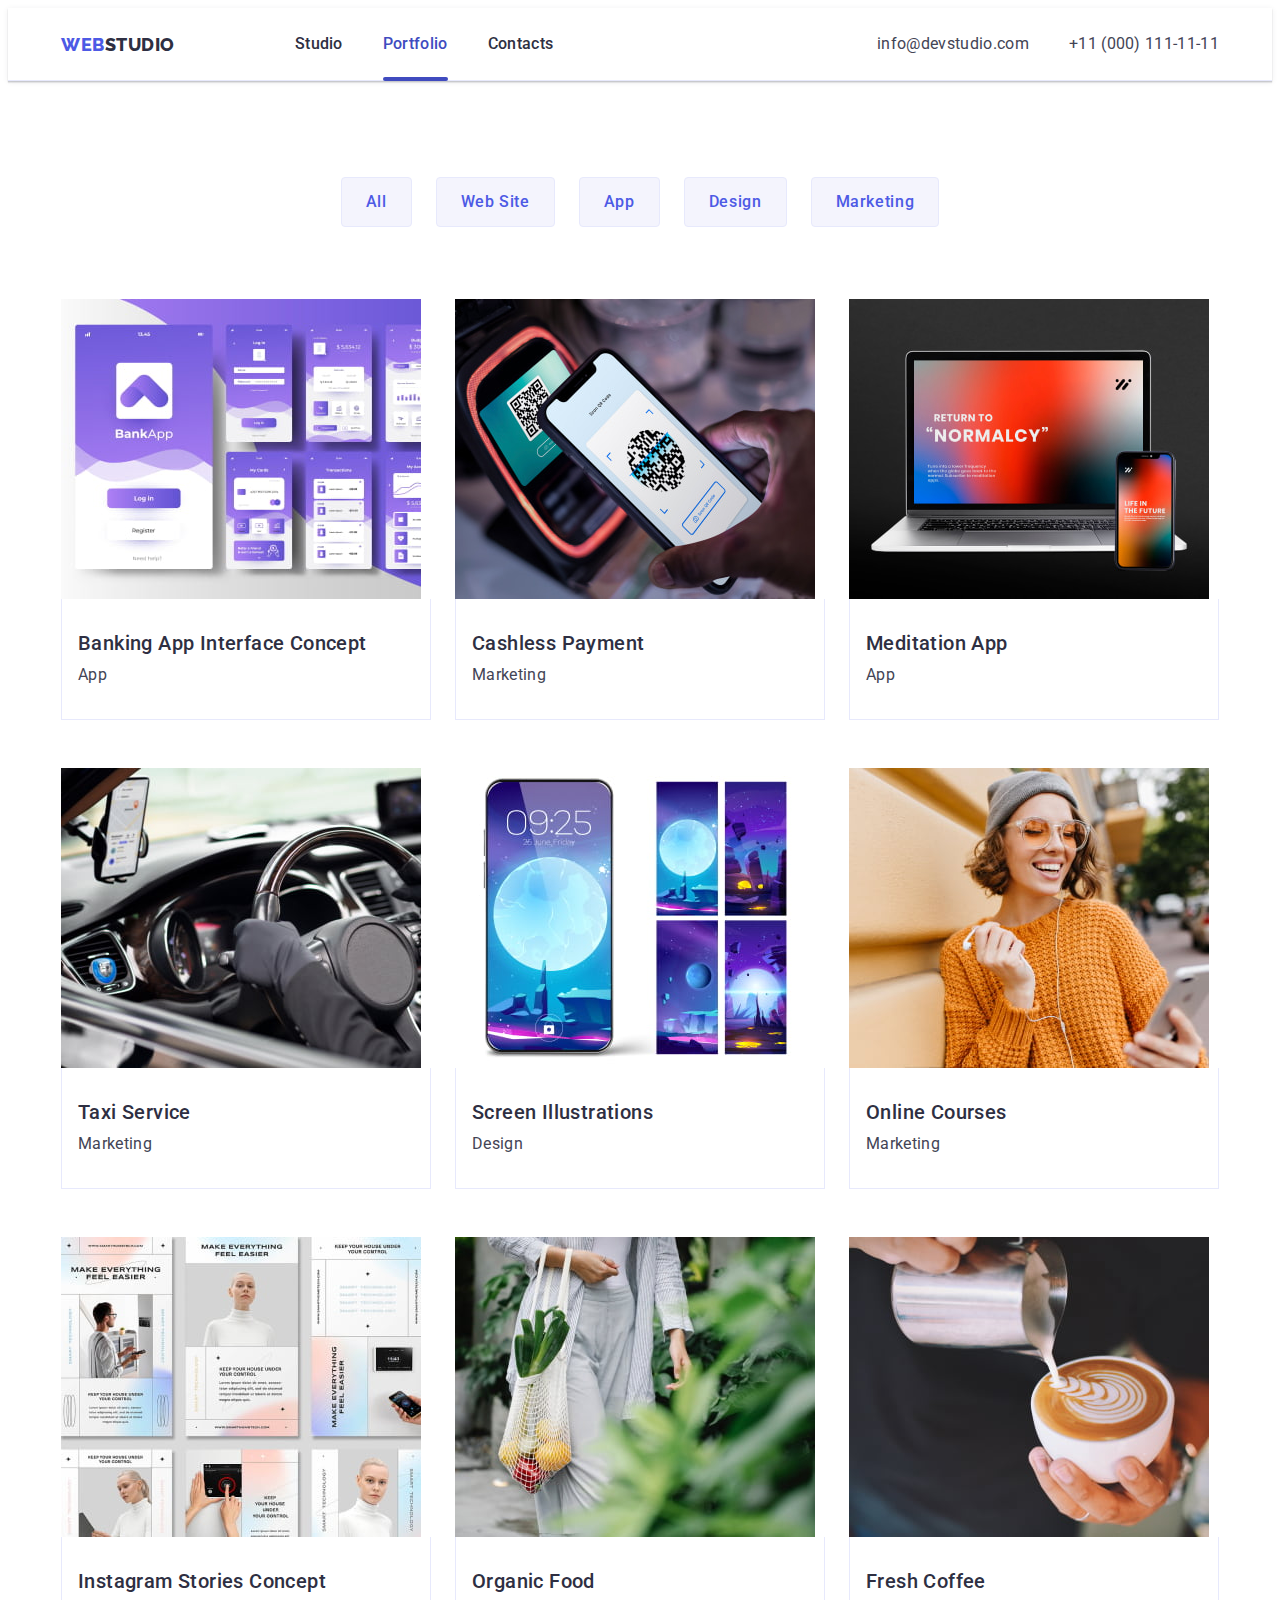
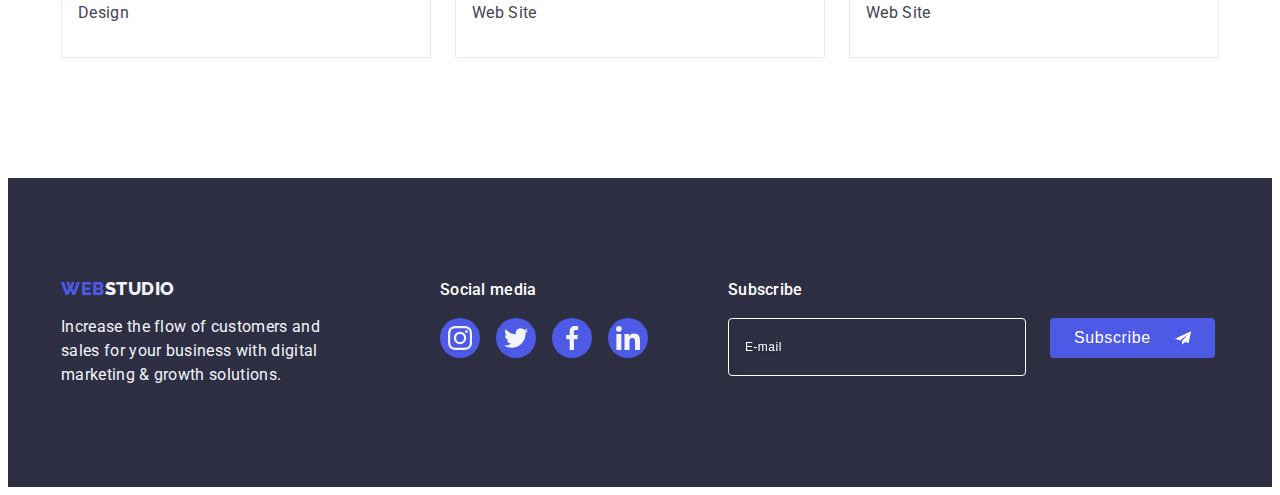
<file: portfolio.html>
<!DOCTYPE html>
<html lang="en">
  <head>
    <meta charset="UTF-8" />
    <meta http-equiv="X-UA-Compatible" content="IE=edge" />
    <meta name="viewport" content="width=device-width, initial-scale=1.0" />
    <link rel="preconnect" href="https://fonts.googleapis.com" />
    <link rel="preconnect" href="https://fonts.gstatic.com" crossorigin />
    <link
      href="https://fonts.googleapis.com/css2?family=Raleway:wght@800&family=Roboto:wght@400;500;700&display=swap"
      rel="stylesheet"
    />
    <title>Портфоліо</title>
    <link
      rel="stylesheet"
      href="https://cdnjs.cloudflare.com/ajax/libs/modern-normalize/2.0.0/modern-normalize.min.css"
      integrity="sha512-4xo8blKMVCiXpTaLzQSLSw3KFOVPWhm/TRtuPVc4WG6kUgjH6J03IBuG7JZPkcWMxJ5huwaBpOpnwYElP/m6wg=="
      crossorigin="anonymous"
      referrerpolicy="no-referrer"
    />
    <link rel="stylesheet" href="./css/styles.css" />
  </head>
  <body>
    <header class="header">
      <div class="container header-container">
        <nav class="header-navigation">
          <a class="header-logo link" href="./index.html"
            >Web<span class="logo">Studio</span></a
          >
          <ul class="header-menu list">
            <li class="header-menu-item">
              <a
                class="header-menu-link link"
                href="./index.html"
                target="_blank"
                >Studio</a
              >
            </li>
            <li class="header-menu-item">
              <a
                class="header-menu-link link current"
                href="./portfolio.html"
                target="_blank"
                >Portfolio</a
              >
            </li>
            <li class="header-menu-item">
              <a class="header-menu-link link" href="" target="_blank"
                >Contacts</a
              >
            </li>
          </ul>
        </nav>
        <address class="address">
          <ul class="address-menu list">
            <li>
              <a class="address-menu-link link" href="mailto:info@devstudio.com"
                >info@devstudio.com</a
              >
            </li>
            <li>
              <a class="address-menu-link link" href="tel:+110001111111"
                >+11 (000) 111-11-11</a
              >
            </li>
          </ul>
        </address>
      </div>
    </header>
    <main>
      <section class="portfolio-section">
        <div class="container">
          <h1 class="visually-hidden">Portfolio button</h1>
          <ul class="portfolio-button-list list">
            <li class="portfolio-button-item">
              <button class="portfolio-button-link" type="button">All</button>
            </li>
            <li class="portfolio-button-item">
              <button class="portfolio-button-link" type="button">
                Web Site
              </button>
            </li>
            <li class="portfolio-button-item">
              <button class="portfolio-button-link" type="button">App</button>
            </li>
            <li class="portfolio-button-item">
              <button class="portfolio-button-link" type="button">
                Design
              </button>
            </li>
            <li class="portfolio-button-item">
              <button class="portfolio-button-link" type="button">
                Marketing
              </button>
            </li>
          </ul>
          <ul class="features-list list">
            <li class="features-item">
              <a href="" class="features-link link">
                <div class="features-cover-block">
                  <img
                    class="features-item-photo"
                    src="./images/portfolio/bank.jpg"
                    alt="App"
                    width="360"
                  />
                  <p class="features-cover-text">
                    14 Stylish and User-Friendly App Design Concepts · Task
                    Manager App · Calorie Tracker App · Exotic Fruit Ecommerce
                    App · Cloud Storage App
                  </p>
                </div>
                <div class="features-container">
                  <h2 class="features-title">Banking App Interface Concept</h2>
                  <p class="features-text">App</p>
                </div>
              </a>
            </li>
            <li class="features-item">
              <a href="" class="features-link link">
                <div class="features-cover-block">
                  <img
                    class="features-item-photo"
                    src="./images/portfolio/payment.jpg"
                    alt="Payment"
                    width="360"
                  />
                  <p class="features-cover-text">
                    14 Stylish and User-Friendly App Design Concepts · Task
                    Manager App · Calorie Tracker App · Exotic Fruit Ecommerce
                    App · Cloud Storage App
                  </p>
                </div>
                <div class="features-container">
                  <h2 class="features-title">Cashless Payment</h2>
                  <p class="features-text">Marketing</p>
                </div>
              </a>
            </li>
            <li class="features-item">
              <a href="" class="features-link link">
                <div class="features-cover-block">
                  <img
                    class="features-item-photo"
                    src="./images/portfolio/meditation.jpg"
                    alt="App"
                    width="360"
                  />
                  <p class="features-cover-text">
                    14 Stylish and User-Friendly App Design Concepts · Task
                    Manager App · Calorie Tracker App · Exotic Fruit Ecommerce
                    App · Cloud Storage App
                  </p>
                </div>
                <div class="features-container">
                  <h2 class="features-title">Meditation App</h2>
                  <p class="features-text">App</p>
                </div>
              </a>
            </li>
            <li class="features-item">
              <a href="" class="features-link link">
                <div class="features-cover-block">
                  <img
                    class="features-item-photo"
                    src="./images/portfolio/taxi.jpg"
                    alt="Service"
                    width="360"
                  />
                  <p class="features-cover-text">
                    14 Stylish and User-Friendly App Design Concepts · Task
                    Manager App · Calorie Tracker App · Exotic Fruit Ecommerce
                    App · Cloud Storage App
                  </p>
                </div>
                <div class="features-container">
                  <h2 class="features-title">Taxi Service</h2>
                  <p class="features-text">Marketing</p>
                </div>
              </a>
            </li>
            <li class="features-item">
              <a href="" class="features-link link">
                <div class="features-cover-block">
                  <img
                    class="features-item-photo"
                    src="./images/portfolio/illustrations.jpg"
                    alt="Illustrations"
                    width="360"
                  />
                  <p class="features-cover-text">
                    14 Stylish and User-Friendly App Design Concepts · Task
                    Manager App · Calorie Tracker App · Exotic Fruit Ecommerce
                    App · Cloud Storage App
                  </p>
                </div>
                <div class="features-container">
                  <h2 class="features-title">Screen Illustrations</h2>
                  <p class="features-text">Design</p>
                </div>
              </a>
            </li>
            <li class="features-item">
              <a href="" class="features-link link">
                <div class="features-cover-block">
                  <img
                    class="features-item-photo"
                    src="./images/portfolio/courses.jpg"
                    alt="Courses"
                    width="360"
                  />
                  <p class="features-cover-text">
                    14 Stylish and User-Friendly App Design Concepts · Task
                    Manager App · Calorie Tracker App · Exotic Fruit Ecommerce
                    App · Cloud Storage App
                  </p>
                </div>
                <div class="features-container">
                  <h2 class="features-title">Online Courses</h2>
                  <p class="features-text">Marketing</p>
                </div>
              </a>
            </li>
            <li class="features-item">
              <a href="" class="features-link link">
                <div class="features-cover-block">
                  <img
                    class="features-item-photo"
                    src="./images/portfolio/instagram.jpg"
                    alt="Stories"
                    width="360"
                  />
                  <p class="features-cover-text">
                    14 Stylish and User-Friendly App Design Concepts · Task
                    Manager App · Calorie Tracker App · Exotic Fruit Ecommerce
                    App · Cloud Storage App
                  </p>
                </div>
                <div class="features-container">
                  <h2 class="features-title">Instagram Stories Concept</h2>
                  <p class="features-text">Design</p>
                </div>
              </a>
            </li>
            <li class="features-item">
              <a href="" class="features-link link">
                <div class="features-cover-block">
                  <img
                    class="features-item-photo"
                    src="./images/portfolio/organic.jpg"
                    alt="Organic"
                    width="360"
                  />
                  <p class="features-cover-text">
                    14 Stylish and User-Friendly App Design Concepts · Task
                    Manager App · Calorie Tracker App · Exotic Fruit Ecommerce
                    App · Cloud Storage App
                  </p>
                </div>
                <div class="features-container">
                  <h2 class="features-title">Organic Food</h2>
                  <p class="features-text">Web Site</p>
                </div>
              </a>
            </li>
            <li class="features-item">
              <a href="" class="features-link link">
                <div class="features-cover-block">
                  <img
                    class="features-item-photo"
                    src="./images/portfolio/coffee.jpg"
                    alt="Coffee"
                    width="360"
                  />
                  <p class="features-cover-text">
                    14 Stylish and User-Friendly App Design Concepts · Task
                    Manager App · Calorie Tracker App · Exotic Fruit Ecommerce
                    App · Cloud Storage App
                  </p>
                </div>
                <div class="features-container">
                  <h2 class="features-title">Fresh Coffee</h2>
                  <p class="features-text">Web Site</p>
                </div>
              </a>
            </li>
          </ul>
        </div>
      </section>
    </main>
    <footer class="footer">
      <div class="footer-container container">
        <div class="footer-box">
          <a class="footer-logo link" href="./index.html"
            >Web<span class="logo-footer">Studio</span></a
          >
          <p class="footer-text">
            Increase the flow of customers and<br />sales for your business with
            digital<br />
            marketing & growth solutions.
          </p>
        </div>
        <div class="footer-soc">
          <p class="footer-soc-title">Social media</p>
          <ul class="footer-soc-list list">
            <li class="footer-soc-item">
              <a href="" class="footer-soc-link">
                <svg class="footer-soc-icon" width="24" height="24">
                  <use href="./images/icons.svg#icon-instagram"></use>
                </svg>
              </a>
            </li>
            <li class="footer-soc-item">
              <a href="" class="footer-soc-link">
                <svg class="footer-soc-icon" width="24" height="24">
                  <use href="./images/icons.svg#icon-twitter"></use>
                </svg>
              </a>
            </li>
            <li class="footer-soc-item">
              <a href="" class="footer-soc-link">
                <svg class="footer-soc-icon" width="24" height="24">
                  <use href="./images/icons.svg#icon-facebook"></use>
                </svg>
              </a>
            </li>
            <li class="footer-soc-item">
              <a href="" class="footer-soc-link">
                <svg class="footer-soc-icon" width="24" height="24">
                  <use href="./images/icons.svg#icon-linkedin"></use>
                </svg>
              </a>
            </li>
          </ul>
        </div>
        <div class="subscribe-container">
          <p class="footer-soc-title">Subscribe</p>
          <form class="footer-form">
            <label for="footer-email" class="footer-subscribe">
              <input
                type="email"
                name="footer-email"
                id="footer-email"
                placeholder="E-mail"
                class="footer-inpt"
                required
              />
            </label>
            <button type="submit" class="footer-but">
              Subscribe
              <svg class="footer-icon-but" width="24" height="24">
                <use href="./images/icons.svg#icon-subscribe"></use>
              </svg>
            </button>
          </form>
        </div>
      </div>
    </footer>
    <script src="./js/modal.js"></script>
  </body>
</html>
</file>
<file: css/styles.css>
:root {
  --main-title-color: #2e2f42;
  --button-color: #4d5ae5;
  --sec-text-color: #f4f4fd;
  --border-color: #e7e9fc;
  --hover-color: #404bbf;
  --background-color: #ffffff;
  --address-color: #434455;
  --light-slate-color: #8e8f99;
  --transition: 250ms cubic-bezier(0.4, 0, 0.2, 1);
  --backdrop: #fcfcfc;
  --green-color: #31d0aa;
}

body {
  font-family: "Roboto", sans-serif;
  color: var(--address-color);
  background-color: var(--background-color);
}

p,
h1,
h2,
h3,
h4,
h5,
h6 {
  margin-top: 0;
  margin-bottom: 0;
}

.container {
  width: 100%;
  max-width: 1158px;
  padding-left: 16px;
  padding-right: 16px;
  margin: 0 auto;
}

.link {
  text-decoration: none;
}
.list {
  list-style: none;
  margin-top: 0;
  margin-bottom: 0;
  padding-left: 0;
}

img {
  display: block;
}

.visually-hidden {
  position: absolute;
  width: 1px;
  height: 1px;
  margin: -1px;
  border: 0;
  padding: 0;
  white-space: nowrap;
  clip-path: inset(100%);
  clip: rect(0 0 0 0);
  overflow: hidden;
}

/*--HEADER--*/
.header {
  border-bottom: 1px solid var(--border-color);
  box-shadow: 0px 2px 1px rgba(46, 47, 66, 0.08),
    0px 1px 1px rgba(46, 47, 66, 0.16), 0px 1px 6px rgba(46, 47, 66, 0.08);
}

.header-container {
  display: flex;
  align-items: center;
}

.header-navigation {
  display: flex;
  align-items: center;
  flex-grow: 1;
}

.header-logo {
  font-family: "Raleway", sans-serif;
  font-weight: 800;
  font-size: 18px;
  line-height: 1.17;
  letter-spacing: 0.54px;
  text-transform: uppercase;
  color: var(--button-color);
  display: flex;
  align-items: center;
  margin: 24px 0 22px;
}

.logo {
  color: var(--main-title-color);
}

.header-menu {
  display: none;
}

.address-menu {
  display: none;
}
/* --MOB MENU-- */

.open-menu-btn {
  border: none;
  background-color: transparent;
}

.open-menu-btn span {
  display: block;
  width: 32px;
  height: 3px;
  background-color: var(--main-title-color);
  border-radius: 2px;
  box-shadow: 0 10px 0 0 var(--main-title-color),
    0 20px 0 0 var(--main-title-color);
}

.mob-menu {
  position: fixed;
  top: 0;
  z-index: 2;
  width: 100vw;
  height: 100vh;
  padding: 24px 24px 40px 24px;
  background: var(--background-color);
  box-shadow: 0px 1px 6px 0px rgba(46, 47, 66, 0.08),
    0px 1px 1px 0px rgba(46, 47, 66, 0.16),
    0px 2px 1px 0px rgba(46, 47, 66, 0.08);
  display: flex;
  flex-direction: column;
  justify-content: space-between;
  transition: var(--transition);
  left: 0;
  transform: translateX(100%);
}

.mob-menu.is-open {
  transform: translateX(0);
}

.close-menu-btn {
  width: 24px;
  height: 24px;
  display: block;
  margin-left: auto;
  line-height: 0;
  border-radius: 50%;
  border: 1px solid var(--main-title-color);
  margin-bottom: 32px;
  padding: 0;
}

.close-menu-svg {
  fill: var(--main-title-color);
}

.mob-menu-item:not(:last-child) {
  margin-bottom: 40px;
}

.mob-menu-link {
  color: var(--main-title-color);
  font-size: 36px;
  font-style: normal;
  font-weight: 700;
  line-height: 40px;
  letter-spacing: 0.72px;
  text-transform: capitalize;
  transition-property: color;
  transition-duration: 250ms;
  transition: var(--transition);
}

.mob-menu-link:focus,
.mob-menu-link:active {
  color: var(--hover-color);
}

.mob-menu-address-list {
  display: flex;
  flex-direction: column;
  gap: 40px;
  margin-bottom: 48px;
}

.mob-menu-tel-link {
  color: var(--button-color);
  font-size: 36px;
  font-style: normal;
  font-weight: 700;
  line-height: 1.1;
  letter-spacing: 0.02em;
  text-transform: capitalize;
  margin-bottom: 40px;
}

.mob-menu-mail-link {
  color: var(--address-color);
  font-size: 20px;
  font-style: normal;
  font-weight: 500;
  line-height: 24px;
  letter-spacing: 0.4px;
}

.mob-menu-soc {
  display: flex;
  gap: 26px;
  justify-content: space-evenly;
  align-items: center;
}

.mob-menu-item-soc {
  width: 40px;
  height: 40px;
}

.mob-menu-link-soc {
  width: 100%;
  height: 100%;
  background-color: var(--button-color);
  border-radius: 50%;
  display: flex;
  align-items: center;
  justify-content: center;
  transition: background-color var(--transition);
}

.mob-menu-soc-icon {
  fill: var(--sec-text-color);
}

/*--HERO--*/
.hero {
  max-width: 1440px;
  padding: 112px 0;
  background: var(--main-title-color);
  background-image: linear-gradient(
      rgba(46, 47, 66, 0.7),
      rgba(46, 47, 66, 0.7)
    ),
    url(../images/hero-mobile.jpg);
  background-repeat: no-repeat;
  background-position: center;
  background-size: cover;
  margin: 0 auto;
}

@media (min-device-pixel-ratio: 2),
  (min-resolution: 192dpi),
  (min-resolution: 2dppx) {
  .hero {
    background-image: linear-gradient(
        rgba(46, 47, 66, 0.7),
        rgba(46, 47, 66, 0.7)
      ),
      url(../images/hero-mobile-2x.jpg);
  }
}

.hero-title {
  font-weight: 700;
  font-size: 36px;
  line-height: 1.1;
  text-align: center;
  letter-spacing: 0.72px;
  color: var(--background-color);
  max-width: 496px;
  margin-bottom: 72px;
  margin-left: auto;
  margin-right: auto;
  text-transform: capitalize;
}

.hero-button {
  min-width: 169px;
  height: 56px;
  font-family: "Roboto", sans-serif;
  font-weight: 500;
  font-size: 16px;
  line-height: 1.5;
  letter-spacing: 0.04em;
  color: var(--background-color);
  background: var(--button-color);
  cursor: pointer;
  border: none;
  display: block;
  border-radius: 4px;
  margin-left: auto;
  margin-right: auto;
  transition: background-color var(--transition);
}

.hero-button:hover,
.hero-button:focus {
  background: var(--hover-color);
}

/*--Benefits--*/

.benefits {
  padding-top: 96px;
  padding-bottom: 96px;
}

.benefits-list {
  display: flex;
  flex-wrap: wrap;
  gap: 72px;
}

.benefits-item {
  width: 100%;
  /* width: calc((100% - 3 * 24px) / 4); */
  
}

.benefits-subtitle {
  font-size: 36px;
  font-weight: 700;
  line-height: 40px;
  letter-spacing: 0.72px;
  text-transform: capitalize;
  color: var(--main-title-color);
  text-align: center;
  margin-bottom: 8px;
}

.benefits-text {
  font-size: 16px;
  font-weight: 500;
  line-height: 24px;
  letter-spacing: 0.32px;
  color: var(--address-color);
}

.benefits-item-block {
  display: none;
}

/*--Products--*/
.products {
  padding-top: 0px;
  padding-bottom: 120px;
  display: none;
}

.products-title {
  margin: 0 auto;
  margin-bottom: 72px;
  font-weight: 700;
  font-size: 36px;
  line-height: 1.11;
  text-align: center;
  letter-spacing: 0.02em;
  text-transform: capitalize;
  color: var(--main-title-color);
}

.products-list {
  display: flex;
  gap: 24px;
}

.products-item {
  width: calc((100% - 24px * 2) / 3);
}

/*--Team Section--*/
.team {
  background: var(--sec-text-color);
  padding-top: 96px;
  padding-bottom: 96px;
}

.team-title {
  font-weight: 700;
  font-size: 36px;
  line-height: 1.11;
  text-align: center;
  letter-spacing: 0.02em;
  text-transform: capitalize;
  color: var(--main-title-color);
  margin-bottom: 72px;
}

.team-list {
  display: flex;
  flex-wrap: wrap;
}

.team-item {
  background: var(--background-color);
  width: 100%;
  max-width: 264px;
  border-radius: 0px 0px 4px 4px;
  box-shadow: 0px 1px 6px rgba(46, 47, 66, 0.08),
    0px 1px 1px rgba(46, 47, 66, 0.16), 0px 2px 1px rgba(46, 47, 66, 0.08);
  margin-left: auto;
  margin-right: auto;
  margin-bottom: 72px;
}

.team-container {
  padding: 32px 0;
}

.team-subtitle {
  font-weight: 500;
  font-size: 20px;
  line-height: 1.2;
  text-align: center;
  letter-spacing: 0.02em;
  color: var(--main-title-color);
  margin-bottom: 8px;
}

.team-text {
  font-size: 16px;
  line-height: 1.5;
  text-align: center;
  letter-spacing: 0.02em;
}

.team-list-soc {
  display: flex;
  cursor: pointer;
  flex-direction: row;
  justify-content: center;
  align-items: center;
  padding: 0px;
  gap: 24px;
  margin-top: 8px;
}

.team-item-soc {
  width: 40px;
  height: 40px;
}

.link-soc {
  display: flex;
  align-items: center;
  justify-content: center;
  width: 100%;
  height: 100%;
  border-radius: 50%;
  background: var(--button-color);
  transition: background-color var(--transition);
}

.link-soc:is(:hover, :focus) {
  background-color: var(--hover-color);
}

.link-soc-icon {
  display: flex;
  flex-direction: row;
  fill: var(--sec-text-color);
}

/*---Customers--*/
.customers {
  padding-top: 96px;
  padding-bottom: 96px;
}
.customers-title {
  font-weight: 700;
  font-size: 36px;
  line-height: 1.11;
  text-align: center;
  letter-spacing: 0.02em;
  text-transform: capitalize;
  color: var(--main-title-color);
  margin-bottom: 72px;
}

.customers-list {
  /* gap: 24px; */
  gap: 16px;
  display: flex;
  flex-wrap: wrap;
  row-gap: 72px;
}

.customers-item {
  width: calc((100% - 16px) / 2);
  height: 88px;
  background-repeat: no-repeat;
  background-position: center;
  display: flex;
}

.customers-link {
  width: 100%;
  height: 100%;
  border: 1px solid var(--light-slate-color);
  border-radius: 4px;
  display: flex;
  align-items: center;
  justify-content: center;
  color: var(--light-slate-color);
  transition: border-color var(--transition), color var(--transition);
}

.customers-link:hover,
.customers-link:focus {
  border-color: var(--hover-color);
  color: var(--hover-color);
}

.customers-link-icon {
  fill: currentColor;
}

/*---FOOTER---*/

.footer {
  background: var(--main-title-color);
  padding-top: 100px;
  padding-bottom: 100px;
}

.footer-container {
  display: flex;
  flex-wrap: wrap;
  justify-content: center;
}

.footer-box {
  display: flex;
  flex-direction: column;
  align-items: center;
}

.footer-logo {
  font-family: "Raleway", sans-serif;
  font-weight: 800;
  font-size: 18px;
  line-height: 1.17;
  letter-spacing: 0.03em;
  text-transform: uppercase;
  color: var(--button-color);
  display: inline-block;
  margin-bottom: 16px;
  margin-left: auto;
  margin-right: auto;
}

.footer-logo:hover,
.footer-logo:focus {
  filter: drop-shadow(0px 4px 4px rgba(0, 0, 0, 0.25));
}

.logo-footer {
  color: var(--sec-text-color);
}

.footer-text {
  max-width: 268px;
  font-size: 16px;
  line-height: 1.5;
  letter-spacing: 0.02em;
  color: var(--sec-text-color);
}

.footer-soc {
margin-top: 72px;
} 

.footer-soc-title {
  font-weight: 500;
  font-size: 16px;
  line-height: 1.5;
  letter-spacing: 0.02em;
  color: var(--background-color);
  margin-bottom: 16px;
  text-align: center;
  
}

.footer-soc-list {
  display: flex;
  cursor: pointer;
  /* flex-direction: row; */
  justify-content: center;
  align-items: center;
  gap: 16px;
}

.footer-soc-item {
  width: 40px;
  height: 40px;
}

.footer-soc-link {
  display: flex;
  align-items: center;
  justify-content: center;
  width: 100%;
  height: 100%;
  border-radius: 50%;
  background: var(--button-color);
  transition: background-color var(--transition);
}

.footer-soc-link:is(:hover, :focus) {
  background-color: var(--green-color);
  box-shadow: 0px 4px 4px rgba(0, 0, 0, 0.25);
}

.footer-soc-icon {
  fill: var(--sec-text-color);
}

.subscribe-container {
  width: 100%;
}

.footer-form {
  display: block;
  flex-direction: column;
  align-items: center;
  gap: 24px;
}

.footer-subscribe {
  display: flex;
}

.footer-inpt {
  width: 100%;
  height: 40px;
  border: 1px solid var(--background-color);
  filter: drop-shadow(0px 4px 4px rgba(0, 0, 0, 0.15));
  border-radius: 4px;
  background-color: transparent;
  padding: 8px 16px;
  outline: transparent;
  font-size: 12px;
  line-height: 1.5;
  letter-spacing: 0.04em;
  color: var(--background-color);
  transition: border-color var(--transition);
  margin-bottom: 16px;
}

.footer-inpt::placeholder {
  font-weight: 400;
  font-size: 12px;
  line-height: 1.5;
  letter-spacing: 0.04em;
  color: var(--background-color);
}

.footer-but {
  min-width: 165px;
  height: 40px;
  font-weight: 500;
  font-size: 16px;
  line-height: 1.5;
  letter-spacing: 0.04em;
  display: flex;
  align-items: center;
  text-align: center;
  justify-content: center;
  position: relative;
  letter-spacing: 0.04em;
  color: var(--background-color);
  background: var(--button-color);
  border-radius: 4px;
  cursor: pointer;
  border: none;
  padding: 8px 24px;
  transition: background-color var(--transition);
  gap: 24px;
  margin: 0 auto;
}

.footer-but:hover,
.footer-but:focus {
  background-color: var(--hover-color);
  border: none;
  fill: var(--background-color);
}

.footer-icon-but {
  fill: var(--background-color);
  /* margin-left: 16px; */
}

/*--Backdrop--*/

.backdrop {
  position: fixed;
  top: 0;
  width: 100%;
  height: 100%;
  background: rgba(46, 47, 66, 0.4);
  transition: opacity var(--transition), visibility var(--transition);
}

.modal {
  position: absolute;
  top: 50%;
  left: 50%;
  transform: translate(-50%, -50%) scale(1);
  transition: transform var(--transition);
  width: 302px;
  min-height: 584px;
  background: var(--backdrop);
  border-radius: 4px;
  box-shadow: 0px 1px 1px rgba(0, 0, 0, 0.14), 0px 1px 3px rgba(0, 0, 0, 0.12),
    0px 2px 1px rgba(0, 0, 0, 0.2);
  padding: 72px 24px 24px 24px;
}

.backdrop.is-hidden .modal {
  transform: translate(-50%, -50%) scale(0);
}

.modal-btn {
  display: flex;
  align-items: center;
  justify-content: center;
  position: absolute;
  width: 24px;
  height: 24px;
  background: var(--border-color);
  border: 1px solid rgba(0, 0, 0, 0.1);
  border-radius: 50%;
  top: 24px;
  right: 24px;
  padding: 0;
  cursor: pointer;
  transition: background-color var(--transition), border var(--transition);
}

.modal-btn:hover,
.modal-btn:focus {
  background-color: var(--hover-color);
  border: none;
  fill: var(--background-color);
}

.button-icon {
  transition: fill var(--transition);
}

.is-hidden {
  visibility: hidden;
  opacity: 0;
  pointer-events: none;
}

.modal-title {
  font-weight: 500;
  font-size: 16px;
  line-height: 1.5;
  text-align: center;
  letter-spacing: 0.02em;
  color: var(--main-title-color);
  margin-bottom: 16px;
}

.modal-field {
  margin-bottom: 8px;
}

.modal-label {
  font-size: 12px;
  line-height: 1.17;
  letter-spacing: 0.04em;
  color: var(--light-slate-color);
  margin-bottom: 4px;
  display: block;
}

.input-wrap {
  position: relative;
}

.modal-input {
  width: 100%;
  height: 40px;
  border: 1px solid rgba(46, 47, 66, 0.4);
  border-radius: 4px;
  background-color: transparent;
  outline: transparent;
  transition: border-color var(--transition);
  padding-left: 38px;
  padding-right: 16px;
}

.modal-input:focus {
  border-color: var(--button-color);
}

.modal-input:focus + .input-icon {
  fill: var(--button-color);
}

.input-icon {
  position: absolute;
  left: 16px;
  top: 50%;
  transform: translateY(-50%);
  fill: var(--main-title-color);
  transition: fill var(--transition);
}

.modal-field-txt {
  margin-bottom: 16px;
}

.modal-textarea {
  width: 100%;
  height: 120px;
  font-size: 12px;
  line-height: 1.17;
  letter-spacing: 0.04em;
  color: rgba(46, 47, 66, 0.4);
  border: 1px solid rgba(46, 47, 66, 0.4);
  border-radius: 4px;
  background-color: transparent;
  outline: transparent;
  padding: 8px 16px;
  transition: border-color var(--transition);
  resize: none;
}

.modal-textarea:focus {
  border-color: var(--button-color);
}

.modal-text::placeholder {
  font-size: 12px;
  line-height: 1.16;
  letter-spacing: 0.04em;
  color: rgba(46, 47, 66, 0.4);
}

.modal-field-check {
  margin-bottom: 24px;
}

.check-text {
  font-size: 12px;
  line-height: 1.17;
  letter-spacing: 0.04em;
  color: var(--light-slate-color);
  align-items: center;
  margin-bottom: 24px;
}

.check-text span {
  width: 16px;
  height: 16px;
  display: inline-flex;
  border: 1px solid rgba(46, 47, 66, 0.4);
  border-radius: 2px;
  margin-right: 8px;
  align-items: center;
  justify-content: center;
  fill: transparent;
  transition: background-color var(--transition), border var(--transition),
    fill var(--transition);
}

.check-text a {
  text-decoration-line: underline;
  color: var(--button-color);
}

.input-check:checked + .check-text span {
  background: var(--hover-color);
  border: 1px solid var(--hover-color);
  border: none;
  fill: var(--sec-text-color);
}

.modal-but {
  min-width: 169px;
  height: 56px;
  font-weight: 500;
  font-size: 16px;
  line-height: 1.5;
  letter-spacing: 0.04em;
  color: var(--background-color);
  cursor: pointer;
  border-radius: 4px;
  border: none;
  background: var(--button-color);
  box-shadow: 0px 4px 4px rgba(0, 0, 0, 0.15);
  padding: 16px 32px;
  display: block;
  margin: auto;
  transition: background-color var(--transition);
}

.modal-but:is(:hover, :focus) {
  background: var(--hover-color);
}

/*--PORTFOLIO--*/
.portfolio-section {
  padding-top: 96px;
  padding-bottom: 120px;
}

.portfolio-button-list {
  display: flex;
  justify-content: center;
  gap: 24px;
  margin-bottom: 72px;
  border-radius: 4px;
  align-items: center;
}

.portfolio-button-link {
  font-family: "Roboto", sans-serif;
  font-weight: 500;
  font-size: 16px;
  line-height: 1.5;
  text-align: center;
  letter-spacing: 0.04em;
  color: var(--button-color);
  background: var(--sec-text-color);
  border: 1px solid var(--border-color);
  cursor: pointer;
  border-radius: 4px;
  padding: 12px 24px;
  transition: color var(--transition), background-color var(--transition),
    border-color var(--transition), box-shadow var(--transition);
}
.portfolio-button-link:hover,
.portfolio-button-link:focus {
  color: var(--background-color);
  background: var(--hover-color);
  border: var(--button-color);
  border: 1px solid transparent;
  box-shadow: 0px 3px 1px rgba(0, 0, 0, 0.1), 0px 2px 1px rgba(0, 0, 0, 0.08),
    0px 2px 2px rgba(0, 0, 0, 0.12);
}

.features-list {
  display: flex;
  flex-wrap: wrap;
  gap: 48px 24px;
}

.features-item {
  width: calc((100% - 48px) / 3);
}

.features-link {
  display: block;
  background: var(--background-color);
  transition: box-shadow var(--transition);
}

.features-link:is(:hover, :focus) {
  background: var(--background-color);
  box-shadow: 0px 1px 6px rgba(46, 47, 66, 0.08),
    0px 1px 1px rgba(46, 47, 66, 0.16), 0px 2px 1px rgba(46, 47, 66, 0.08);
}

.features-link:hover .features-cover-text {
  transform: translateY(0);
}

.features-link:focus .features-cover-text {
  transform: translateY(0);
}

.features-item-photo {
  display: block;
  max-width: 100%;
}

.features-container {
  border-right: 1px solid var(--border-color);
  border-bottom: 1px solid var(--border-color);
  border-left: 1px solid var(--border-color);
  padding: 32px 16px;
  border-top: none;
}

.features-title {
  font-weight: 500;
  font-size: 20px;
  line-height: 1.2;
  letter-spacing: 0.02em;
  color: var(--main-title-color);
  margin-bottom: 8px;
}

.features-text {
  font-size: 16px;
  line-height: 1.5;
  letter-spacing: 0.02em;
  color: var(--address-color);
}

.features-cover-block {
  position: relative;
  overflow: hidden;
}

.features-cover-text {
  position: absolute;
  width: 100%;
  height: 100%;
  font-weight: 400;
  font-size: 16px;
  line-height: 1.5;
  letter-spacing: 0.02em;
  color: var(--sec-text-color);
  transform: translateY(100%);
  background: var(--button-color);
  top: 0;
  left: 0;
  padding: 40px 32px;
  transition: transform var(--transition);
}

@media screen and (min-width: 320px) {
  /*--Benefits--*/
  .container {
    max-width: 428px;
  }
  .benefits-item {
    max-width: 396px;
  }
}

@media screen and (min-width: 428px) {
.mob-menu-soc {
    gap: 56px;
  }

  /*--Backdrop--*/
  .modal {
    width: 392px;
  }
}

@media screen and (min-width: 768px) {
  /*--HEADER--*/
  .open-menu-btn {
    display: none;
  }

  .header-menu {
    display: flex;
    max-width: 76;
    gap: 40px;
    margin-left: 120px;
  }

  .header-menu-link {
    display: block;
    font-weight: 500;
    font-size: 16px;
    line-height: 1.5;
    letter-spacing: 0.02em;
    color: var(--main-title-color);
    padding: 24px 0 24px;
    transition: color 250ms cubic-bezier(0.4, 0, 0.2, 1);
  }

  .header-menu-link:hover,
  .header-menu-link:focus {
    color: var(--hover-color);
  }

  .current {
    position: relative;
    color: var(--hover-color);
  }

  .current::after {
    content: "";
    position: absolute;
    left: 0;
    bottom: -1px;
    width: 100%;
    height: 4px;
    border-radius: 2px;
    background-color: var(--hover-color);
  }

  .address {
    font-style: normal;
  }

  .address-menu {
    display: flex;
    flex-wrap: wrap;
    flex-direction: column;
    margin-left: auto;
    gap: 12px;
  }

  .address-menu-link {
    font-size: 12px;
    font-weight: 400;
    line-height: 1.5;
    letter-spacing: 0.48px;
    color: var(--address-color);
    transition: color 250ms cubic-bezier(0.4, 0, 0.2, 1);
  }

  .address-menu-link:hover,
  .address-menu-link:focus {
    color: var(--hover-color);
  }
  /*--HERO--*/
  .hero {
    background-image: linear-gradient(
        rgba(46, 47, 66, 0.7),
        rgba(46, 47, 66, 0.7)
      ),
      url(../images/hero-tablet.jpg);
  }

  @media (min-device-pixel-ratio: 2),
    (min-resolution: 192dpi),
    (min-resolution: 2dppx) {
    .hero {
      background-image: linear-gradient(
          rgba(46, 47, 66, 0.7),
          rgba(46, 47, 66, 0.7)
        ),
        url(../images/hero-tablet-2x.jpg);
    }
  }

  .hero-title {
    font-size: 56px;
    line-height: 1.07;
    letter-spacing: 1.12px;
    margin-bottom: 36px;
    text-transform: none;
  }

  /*--Benefits--*/
  .container {
    max-width: 768px;
  }
  .benefits-item {
    max-width: unset;
    width: calc((100% - 24px) / 2);
  }
  .benefits-list {
    gap: 72px 24px;
  }
  .benefits-subtitle {
    text-align: left;
  }

  /*--Team Section--*/

  .team-list {
    align-items: center;
    justify-content: center;
    gap: 24px;
    row-gap: 64px;
  }
  .team-item {
    width: calc((100% - 72px) / 2);
    margin-left: 0;
    margin-right: 0;
    margin-bottom: 0;
  }

  /*---Customers--*/

  .customers-container {
    max-width: 584px;
    margin-left: auto;
    margin-right: auto;
  }
  .customers-list {
    gap: 24px;
    row-gap: 72px;
  }
  .customers-item {
    width: calc((100% - 48px) / 3);
  }

  /*---FOOTER---*/
  .footer-container {
    max-width: 568px;
    flex-direction: row;
    align-items: baseline;
    gap: 24px;
    row-gap: 72px;
    justify-content: left;
  }
  .footer-box {
    display: flex;
    align-items: start;
  }
  .footer-logo {
    margin-right: unset;
    margin-left: unset;
  }
  .subscribe-container {
    width: 453px;
  }
  .footer-soc  {
    margin: 0;
  }
  .footer-soc-title {
    text-align: unset;
    margin-top: 0;
  }
  .footer-form {
    display: flex;
    flex-direction: row;
    align-items: unset;
  }
  .footer-inpt {
    width: 264px;
    margin: 0;
    margin-bottom: 0;
  }
  .footer-but {
    margin: 0;
  }

  /*--Backdrop--*/
  .modal {
    width: 408px;
  }
}

@media screen and (min-width: 1158px) {
  .container {
  padding-left: 15px;
  padding-right: 15px;
}
  /*--HEADER--*/
  .open-menu-btn {
    display: none;
  }

  .header-menu {
    display: flex;
    max-width: 76;
    gap: 40px;
  }

  .header-menu-link {
    display: block;
    font-weight: 500;
    font-size: 16px;
    line-height: 1.5;
    letter-spacing: 0.02em;
    color: var(--main-title-color);
    padding: 24px 0 24px;
    transition: color 250ms cubic-bezier(0.4, 0, 0.2, 1);
  }

  .header-menu-link:hover,
  .header-menu-link:focus {
    color: var(--hover-color);
  }

  .current {
    position: relative;
    color: var(--hover-color);
  }

  .current::after {
    content: "";
    position: absolute;
    left: 0;
    bottom: -1px;
    width: 100%;
    height: 4px;
    border-radius: 2px;
    background-color: var(--hover-color);
  }

  .address {
    font-style: normal;
  }

  .address-menu {
    display: flex;
    flex-direction: row;
    max-width: 344;
    gap: 40px;
  }

  .address-menu-link {
    font-size: 16px;
    line-height: 1.5;
    letter-spacing: 0.02em;
    color: var(--address-color);
    padding: 24px 0 24px;
    transition: color 250ms cubic-bezier(0.4, 0, 0.2, 1);
  }

  .address-menu-link:hover,
  .address-menu-link:focus {
    color: var(--hover-color);
  }
  /*--HERO--*/
  .hero {
    padding: 188px 0 188px;
    background-image: linear-gradient(
        rgba(46, 47, 66, 0.7),
        rgba(46, 47, 66, 0.7)
      ),
      url(../images/hero.jpg);
  }

  @media (min-device-pixel-ratio: 2),
    (min-resolution: 192dpi),
    (min-resolution: 2dppx) {
    .hero {
      background-image: linear-gradient(
          rgba(46, 47, 66, 0.7),
          rgba(46, 47, 66, 0.7)
        ),
        url(../images/hero-2x.jpg);
    }
  }

  .hero-title {
    font-size: 56px;
    line-height: 1.07;
    letter-spacing: 1.12px;
    margin-bottom: 48px;
  }

  /*--Benefits--*/
  .container {
    max-width: 1158px;
  }
  .benefits-item {
    max-width: unset;
    width: calc((100% - 3 * 24px) / 4);
  }
  .benefits-item-block {
    width: 264px;
    height: 112px;
    background: var(--sec-text-color);
    border-radius: 4px;
    margin-bottom: 8px;
    background-repeat: no-repeat;
    background-position: center;
    display: flex;
    align-items: center;
    justify-content: center;
  }
  .benefits-subtitle {
    font-weight: 500;
    font-size: 20px;
    line-height: 1.2;
    letter-spacing: 0.02em;
    color: var(--main-title-color);
    text-align: left;
  }
  .benefits-text {
    font-weight: 400;
    font-size: 16px;
    line-height: 1.5;
    letter-spacing: 0.02em;
  }
  .products {
    display: block;
  }
  /*--Team Section--*/
  .team {
    padding-top: 120px;
    padding-bottom: 120px;
  }
  .team-list {
    gap: 24px;
  }
  .team-item {
    width: calc((100 - 48px) / 4);
  }

  /*---Customers--*/
  .customers {
    padding-top: 120px;
    padding-bottom: 120px;
  }

  .customers-list {
    gap: 24px;
  }
  .customers-item {
    width: 168px;
  }

  /*---FOOTER---*/
  .footer {
    padding-top: 100px;
    padding-bottom: 100px;
  }

  .footer-container {
    display: flex;
    align-items: baseline;
    gap: 0;
  }

  .footer-box {
    margin-right: 120px;
  }

  .footer-text {
    max-width: 264px;
  }
.footer-soc {
  margin-right: 80px;
}
  .footer-soc-list {
    display: flex;
    flex-direction: row;
  }

  .subscribe-container {
    max-width: 453px;
    margin-left: 0;
  }

  .footer-form {
    gap: 24px;
    display: flex;
  }

  .footer-inpt {
    width: 264px;
  }

  /*--Backdrop--*/
  .modal {
    width: 408px;
  }
}
</file>
